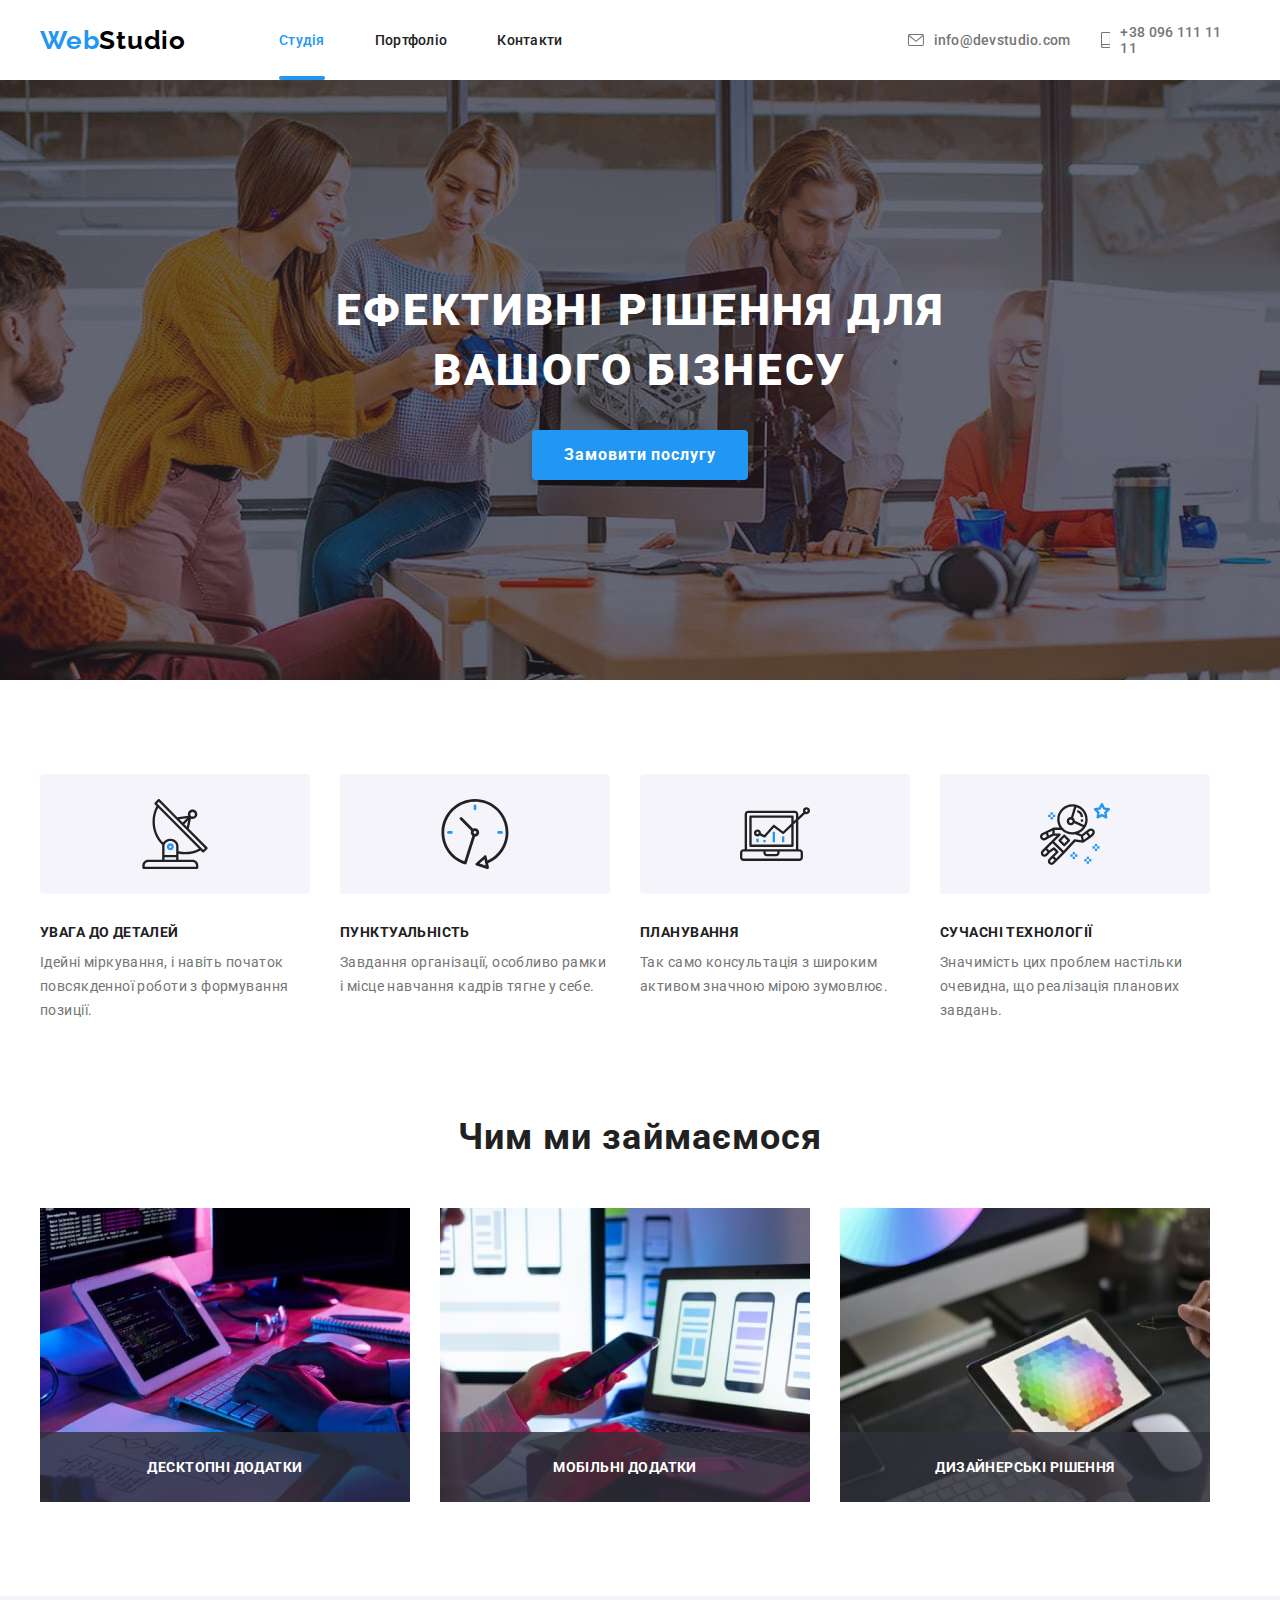
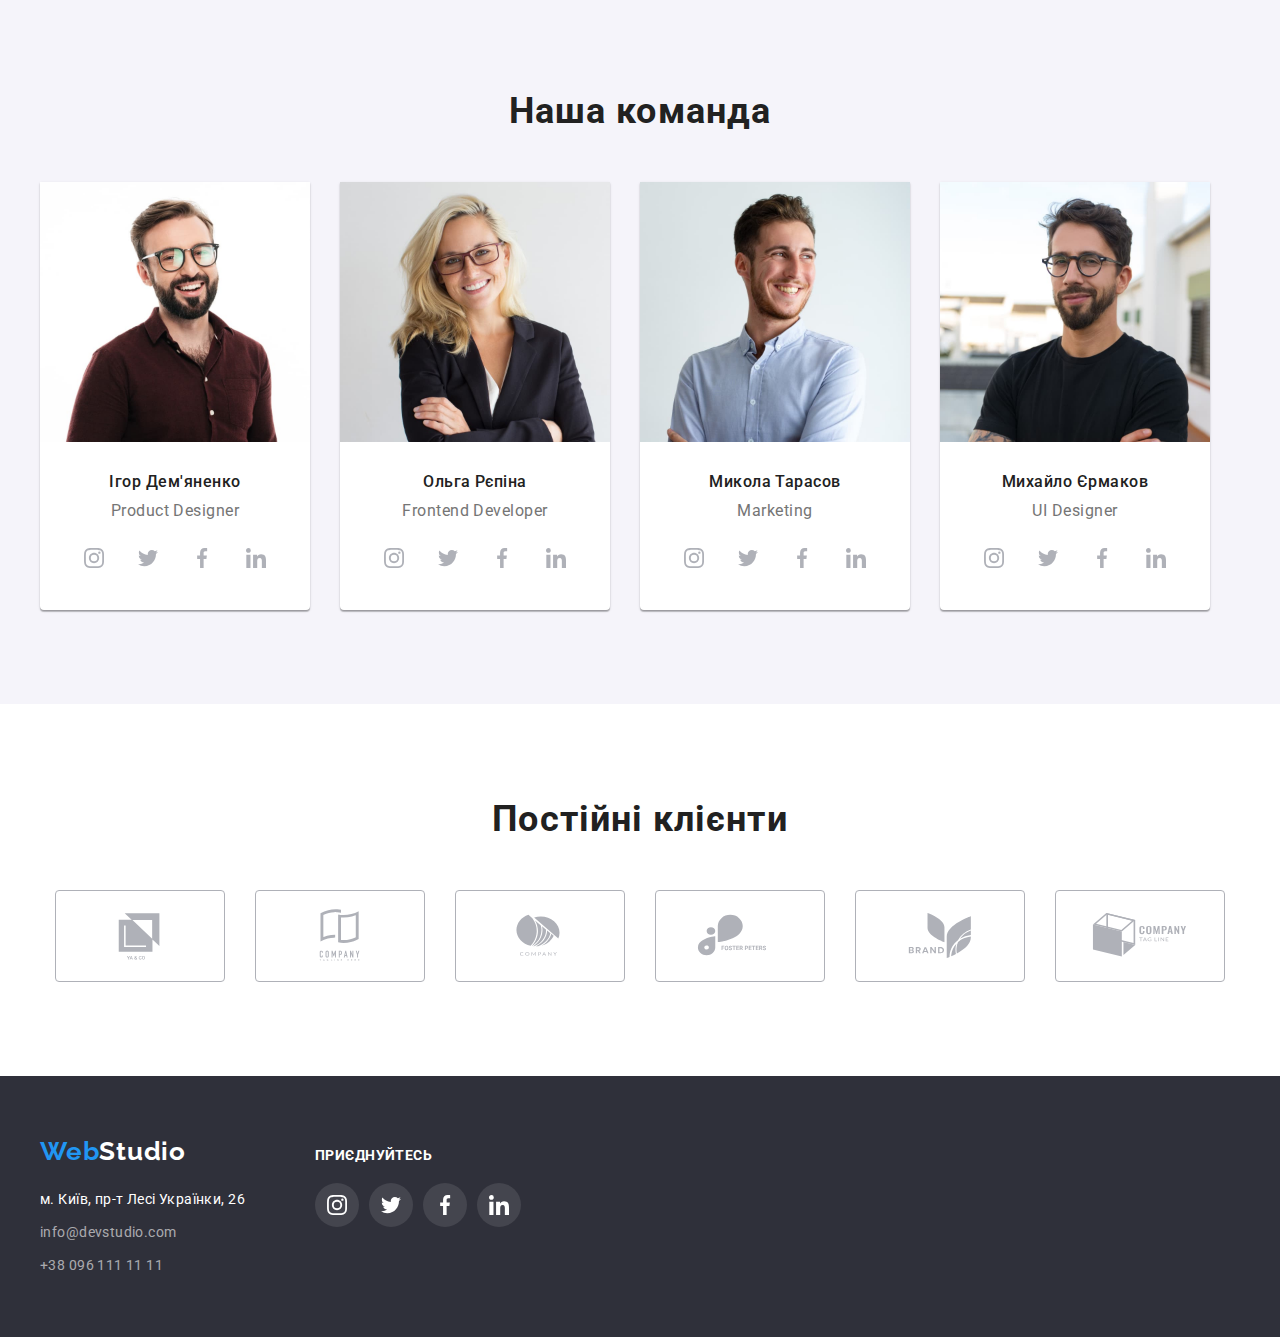
<file: index.html>
<!DOCTYPE html>
<html lang="en">
  <head>
    <meta charset="UTF-8" />
    <meta http-equiv="X-UA-Compatible" content="IE=edge" />
    <meta name="viewport" content="width=, initial-scale=1.0" />
    <title>Web Studio</title>
    <link
      rel="stylesheet"
      href="https://cdnjs.cloudflare.com/ajax/libs/modern-normalize/1.1.0/modern-normalize.min.css"
    />
    <link rel="preconnect" href="https://fonts.googleapis.com" />
    <link rel="preconnect" href="https://fonts.gstatic.com" crossorigin />
    <link
      href="https://fonts.googleapis.com/css2?family=Raleway:wght@700&family=Roboto:wght@400;500;700;900&display=swap"
      rel="stylesheet"
    />
    <link rel="stylesheet" href="./css/styles.css" />
  </head>

  <body>
    <!--Header section-->
    <header class="header">
      <div class="container h-container">
        <a class="header-logo" href="./index.html"
          >Web<span class="h-logo">Studio</span>
        </a>
        <nav class="header-nav">
          <ul class="list header-list">
            <li class="h-nav">
              <a class="menu-nav current" href="./index.html">Студія</a>
            </li>
            <li class="h-nav">
              <a class="menu-nav" href="./portfolio.html">Портфоліо</a>
            </li>
            <li class="h-nav"><a class="menu-nav" href="">Контакти</a></li>
          </ul>
        </nav>
        <div class="header-group">
          <a class="header-contacts" href="mailto:info@devstudio.com">
            <svg class="h-icon" width="16" height="12">
              <use href="./images/icons..svg#icon-envelope"></use>
            </svg>
            info@devstudio.com</a
          >
          <a class="header-contacts" href="tel:+380961111111">
            <svg class="h-icon" width="10" height="16">
              <use href="./images/icons..svg#icon-smartphone"></use>
            </svg>
            +38 096 111 11 11</a
          >
        </div>
      </div>
    </header>
    <main>
      <!--Hero section-->
      <section class="hero-section">
        <div class="container hero-container">
          <h1 class="hero-title">Ефективні рішення для вашого бізнесу</h1>
          <button class="order-button" type="button" data-modal-open>
            Замовити послугу
          </button>
        </div>
      </section>
      <!--Features section-->
      <section>
        <div class="container features-container">
          <ul class="list features-list">
            <li class="features">
              <div class="features-scheme">
                <svg class="" width="70" height="70">
                  <use href="./images/icons..svg#icon-antenna"></use>
                </svg>
              </div>
              <h3 class="features-title">УВАГА ДО ДЕТАЛЕЙ</h3>
              <p class="features-text">
                Ідейні міркування, і навіть початок повсякденної роботи з
                формування позиції.
              </p>
            </li>
            <li class="features">
              <div class="features-scheme">
                <svg class="" width="70" height="70">
                  <use href="./images/icons..svg#icon-clock"></use>
                </svg>
              </div>
              <h3 class="features-title">ПУНКТУАЛЬНІСТЬ</h3>
              <p class="features-text">
                Завдання організації, особливо рамки і місце навчання кадрів
                тягне у себе.
              </p>
            </li>
            <li class="features">
              <div class="features-scheme">
                <svg class="" width="70" height="70">
                  <use href="./images/icons..svg#icon-diagram"></use>
                </svg>
              </div>
              <h3 class="features-title">ПЛАНУВАННЯ</h3>
              <p class="features-text">
                Так само консультація з широким активом значною мірою зумовлює.
              </p>
            </li>
            <li class="features">
              <div class="features-scheme">
                <svg class="" width="70" height="70">
                  <use href="./images/icons..svg#icon-astronaut"></use>
                </svg>
              </div>
              <h3 class="features-title">СУЧАСНІ ТЕХНОЛОГІЇ</h3>
              <p class="features-text">
                Значимість цих проблем настільки очевидна, що реалізація
                планових завдань.
              </p>
            </li>
          </ul>
        </div>
      </section>
      <!--Activity section (діяльність)-->
      <section>
        <div class="container activity-container">
          <h2 class="title activity-title">Чим ми займаємося</h2>
          <ul class="list activity-list">
            <li class="activity-item">
              <img
                class="activity-img"
                src="./images/activity/box1.jpg"
                alt="our activity"
                width="370"
                height="294"
              />
              <div class="label-bgnd">
                <h3 class="activity-label">Десктопні додатки</h3>
              </div>
            </li>
            <li class="activity-item">
              <img
                class="activity-img"
                src="./images/activity/box2.jpg"
                alt="our activity"
                width="370"
                height="294"
              />
              <div class="label-bgnd">
                <h3 class="activity-label">Мобільні додатки</h3>
              </div>
            </li>
            <li class="activity-item">
              <img
                class="activity-img"
                src="./images/activity/box3.jpg"
                alt="our activity"
                width="370"
                height="294"
              />
              <div class="label-bgnd">
                <h3 class="activity-label">Дизайнерські рішення</h3>
              </div>
            </li>
          </ul>
        </div>
      </section>
      <!--Team section-->
      <section class="team-section">
        <div class="container team-container">
          <h2 class="title team-title">Наша команда</h2>
          <ul class="list team-list">
            <li>
              <div class="member-container">
                <img
                  src="./images/team/img0.jpg"
                  alt="Ihor"
                  width="270"
                  height="260"
                />
                <h3 class="team-member">Ігор Дем'яненко</h3>
                <p class="member-position">Product Designer</p>
                <ul class="socials list">
                  <li class="socials-item">
                    <a
                      class="member-socials"
                      href="https://www.instagram.com/"
                      target="_blank"
                      rel="noopener norefferer"
                      aria-label="Instagram"
                      ><svg class="socials-icon" width="20" height="20">
                        <use href="./images/icons..svg#icon-instagram"></use>
                      </svg>
                    </a>
                  </li>
                  <li class="socials-item">
                    <a
                      class="member-socials"
                      href="https://twitter.com/"
                      target="_blank"
                      rel="noopener norefferer"
                      aria-label="Twitter"
                      ><svg class="socials-icon" width="20" height="20">
                        <use href="./images/icons..svg#icon-twitter"></use>
                      </svg>
                    </a>
                  </li>
                  <li class="socials-item">
                    <a
                      class="member-socials"
                      href="https://www.facebook.com/"
                      target="_blank"
                      rel="noopener norefferer"
                      aria-label="Facebook"
                      ><svg class="socials-icon" width="20" height="20">
                        <use href="./images/icons..svg#icon-facebook"></use>
                      </svg>
                    </a>
                  </li>
                  <li class="socials-item">
                    <a
                      class="member-socials"
                      href="https://www.linkedin.com/"
                      target="_blank"
                      rel="noopener norefferer"
                      aria-label="LinkedIn"
                      ><svg class="socials-icon" width="20" height="20">
                        <use href="./images/icons..svg#icon-linkedin"></use>
                      </svg>
                    </a>
                  </li>
                </ul>
              </div>
            </li>
            <li>
              <div class="member-container">
                <img
                  src="./images/team/img1.jpg"
                  alt="Olga"
                  width="270"
                  height="260"
                />
                <h3 class="team-member">Ольга Рєпіна</h3>
                <p class="member-position">Frontend Developer</p>
                <ul class="socials list">
                  <li class="socials-item">
                    <a
                      class="member-socials"
                      href="https://www.instagram.com/"
                      target="_blank"
                      rel="noopener norefferer"
                      aria-label="Instagram"
                      ><svg class="socials-icon" width="20" height="20">
                        <use href="./images/icons..svg#icon-instagram"></use>
                      </svg>
                    </a>
                  </li>
                  <li class="socials-item">
                    <a
                      class="member-socials"
                      href="https://twitter.com/"
                      target="_blank"
                      rel="noopener norefferer"
                      aria-label="Twitter"
                      ><svg class="socials-icon" width="20" height="20">
                        <use href="./images/icons..svg#icon-twitter"></use>
                      </svg>
                    </a>
                  </li>
                  <li class="socials-item">
                    <a
                      class="member-socials"
                      href="https://www.facebook.com/"
                      target="_blank"
                      rel="noopener norefferer"
                      aria-label="Facebook"
                      ><svg class="socials-icon" width="20" height="20">
                        <use href="./images/icons..svg#icon-facebook"></use>
                      </svg>
                    </a>
                  </li>
                  <li class="socials-item">
                    <a
                      class="member-socials"
                      href="https://www.linkedin.com/"
                      target="_blank"
                      rel="noopener norefferer"
                      aria-label="LinkedIn"
                      ><svg class="socials-icon" width="20" height="20">
                        <use href="./images/icons..svg#icon-linkedin"></use>
                      </svg>
                    </a>
                  </li>
                </ul>
              </div>
            </li>
            <li>
              <div class="member-container">
                <img
                  src="./images/team/img2.jpg"
                  alt="Mykola"
                  width="270"
                  height="260"
                />
                <h3 class="team-member">Микола Тарасов</h3>
                <p class="member-position">Marketing</p>
                <ul class="socials list">
                  <li class="socials-item">
                    <a
                      class="member-socials"
                      href="https://www.instagram.com/"
                      target="_blank"
                      rel="noopener norefferer"
                      aria-label="Instagram"
                      ><svg class="socials-icon" width="20" height="20">
                        <use href="./images/icons..svg#icon-instagram"></use>
                      </svg>
                    </a>
                  </li>
                  <li class="socials-item">
                    <a
                      class="member-socials"
                      href="https://twitter.com/"
                      target="_blank"
                      rel="noopener norefferer"
                      aria-label="Twitter"
                      ><svg class="socials-icon" width="20" height="20">
                        <use href="./images/icons..svg#icon-twitter"></use>
                      </svg>
                    </a>
                  </li>
                  <li class="socials-item">
                    <a
                      class="member-socials"
                      href="https://www.facebook.com/"
                      target="_blank"
                      rel="noopener norefferer"
                      aria-label="Facebook"
                      ><svg class="socials-icon" width="20" height="20">
                        <use href="./images/icons..svg#icon-facebook"></use>
                      </svg>
                    </a>
                  </li>
                  <li class="socials-item">
                    <a
                      class="member-socials"
                      href="https://www.linkedin.com/"
                      target="_blank"
                      rel="noopener norefferer"
                      aria-label="LinkedIn"
                      ><svg class="socials-icon" width="20" height="20">
                        <use href="./images/icons..svg#icon-linkedin"></use>
                      </svg>
                    </a>
                  </li>
                </ul>
              </div>
            </li>
            <li>
              <div class="member-container">
                <img
                  src="./images/team/img3.jpg"
                  alt="Mykhailo"
                  width="270"
                  height="260"
                />
                <h3 class="team-member">Михайло Єрмаков</h3>
                <p class="member-position">UI Designer</p>
                <ul class="socials list">
                  <li class="socials-item">
                    <a
                      class="member-socials"
                      href="https://www.instagram.com/"
                      target="_blank"
                      rel="noopener norefferer"
                      aria-label="Instagram"
                      ><svg class="socials-icon" width="20" height="20">
                        <use href="./images/icons..svg#icon-instagram"></use>
                      </svg>
                    </a>
                  </li>
                  <li class="socials-item">
                    <a
                      class="member-socials"
                      href="https://twitter.com/"
                      target="_blank"
                      rel="noopener norefferer"
                      aria-label="Twitter"
                      ><svg class="socials-icon" width="20" height="20">
                        <use href="./images/icons..svg#icon-twitter"></use>
                      </svg>
                    </a>
                  </li>
                  <li class="socials-item">
                    <a
                      class="member-socials"
                      href="https://www.facebook.com/"
                      target="_blank"
                      rel="noopener norefferer"
                      aria-label="Facebook"
                      ><svg class="socials-icon" width="20" height="20">
                        <use href="./images/icons..svg#icon-facebook"></use>
                      </svg>
                    </a>
                  </li>
                  <li class="socials-item">
                    <a
                      class="member-socials"
                      href="https://www.linkedin.com/"
                      target="_blank"
                      rel="noopener norefferer"
                      aria-label="LinkedIn"
                      ><svg class="socials-icon" width="20" height="20">
                        <use href="./images/icons..svg#icon-linkedin"></use>
                      </svg>
                    </a>
                  </li>
                </ul>
              </div>
            </li>
          </ul>
        </div>
      </section>
      <!--Clients section-->
      <section>
        <div class="clients-container">
          <h2 class="title clients-title">Постійні клієнти</h2>
          <ul class="list clients">
            <li class="clients-item">
              <a
                class="client-link"
                href=""
                target="_blank"
                rel="noopener norefferer"
                aria-label="Company"
                ><svg class="" width="106" height="60">
                  <use href="./images/icons..svg#icon-logo"></use>
                </svg>
              </a>
            </li>
            <li>
              <a
                class="client-link"
                href=""
                target="_blank"
                rel="noopener norefferer"
                aria-label="Company1"
                ><svg class="" width="106" height="60">
                  <use href="./images/icons..svg#icon-logo1"></use>
                </svg>
              </a>
            </li>
            <li>
              <a
                class="client-link"
                href=""
                target="_blank"
                rel="noopener norefferer"
                aria-label="Company2"
                ><svg class="" width="106" height="60">
                  <use href="./images/icons..svg#icon-logo2"></use>
                </svg>
              </a>
            </li>
            <li>
              <a
                class="client-link"
                href=""
                target="_blank"
                rel="noopener norefferer"
                aria-label="Company3"
                ><svg class="" width="106" height="60">
                  <use href="./images/icons..svg#icon-logo3"></use>
                </svg>
              </a>
            </li>
            <li>
              <a
                class="client-link"
                href=""
                target="_blank"
                rel="noopener norefferer"
                aria-label="Company4"
                ><svg class="" width="106" height="60">
                  <use href="./images/icons..svg#icon-logo4"></use>
                </svg>
              </a>
            </li>
            <li>
              <a
                class="client-link"
                href=""
                target="_blank"
                rel="noopener norefferer"
                aria-label="Company5"
                ><svg class="" width="106" height="60">
                  <use href="./images/icons..svg#icon-logo5"></use>
                </svg>
              </a>
            </li>
          </ul>
        </div>
      </section>
    </main>
    <!--Footer section-->
    <footer class="footer">
      <div class="container footer-container">
        <div>
          <a class="footer-logo" href="./index.html"
            >Web<span class="f-logo">Studio</span></a
          >
          <address>
            <p class="address">м. Київ, пр-т Лесі Українки, 26</p>
            <a
              class="footer-contacts f-contact"
              href="mailto:info@devstudio.com"
              >info@devstudio.com</a
            >
            <a class="footer-contacts f-contact" href="tel:+380961111111"
              >+38 096 111 11 11</a
            >
          </address>
        </div>
        <div class="footer-socials">
          <p class="join">Приєднуйтесь</p>
          <ul class="socials list">
            <li class="socials-item">
              <a
                class="f-socials"
                href="https://www.instagram.com/"
                target="_blank"
                rel="noopener norefferer"
                aria-label="Instagram"
                ><svg class="socials-icon" width="20" height="20">
                  <use href="./images/icons..svg#icon-instagram"></use>
                </svg>
              </a>
            </li>
            <li class="socials-item">
              <a
                class="f-socials"
                href="https://twitter.com/"
                target="_blank"
                rel="noopener norefferer"
                aria-label="Twitter"
                ><svg class="socials-icon" width="20" height="20">
                  <use href="./images/icons..svg#icon-twitter"></use>
                </svg>
              </a>
            </li>
            <li class="socials-item">
              <a
                class="f-socials"
                href="https://www.facebook.com/"
                target="_blank"
                rel="noopener norefferer"
                aria-label="Facebook"
                ><svg class="socials-icon" width="20" height="20">
                  <use href="./images/icons..svg#icon-facebook"></use>
                </svg>
              </a>
            </li>
            <li class="socials-item">
              <a
                class="f-socials"
                href="https://www.linkedin.com/"
                target="_blank"
                rel="noopener norefferer"
                aria-label="LinkedIn"
                ><svg class="socials-icon" width="20" height="20">
                  <use href="./images/icons..svg#icon-linkedin"></use>
                </svg>
              </a>
            </li>
          </ul>
        </div>
      </div>
    </footer>
    <!--Modal window-->
    <div class="backdrop is-hidden" data-modal>
      <div class="modal">
        <button class="modal-btn" type="button" data-modal-close>
          <svg class="modal-btn-icon" width="18" height="18">
            <use href="./images/icons..svg#icon-close"></use>
          </svg>
        </button>
      </div>
    </div>
    <script src="./js/modal.js"></script>
  </body>
</html>
</file>
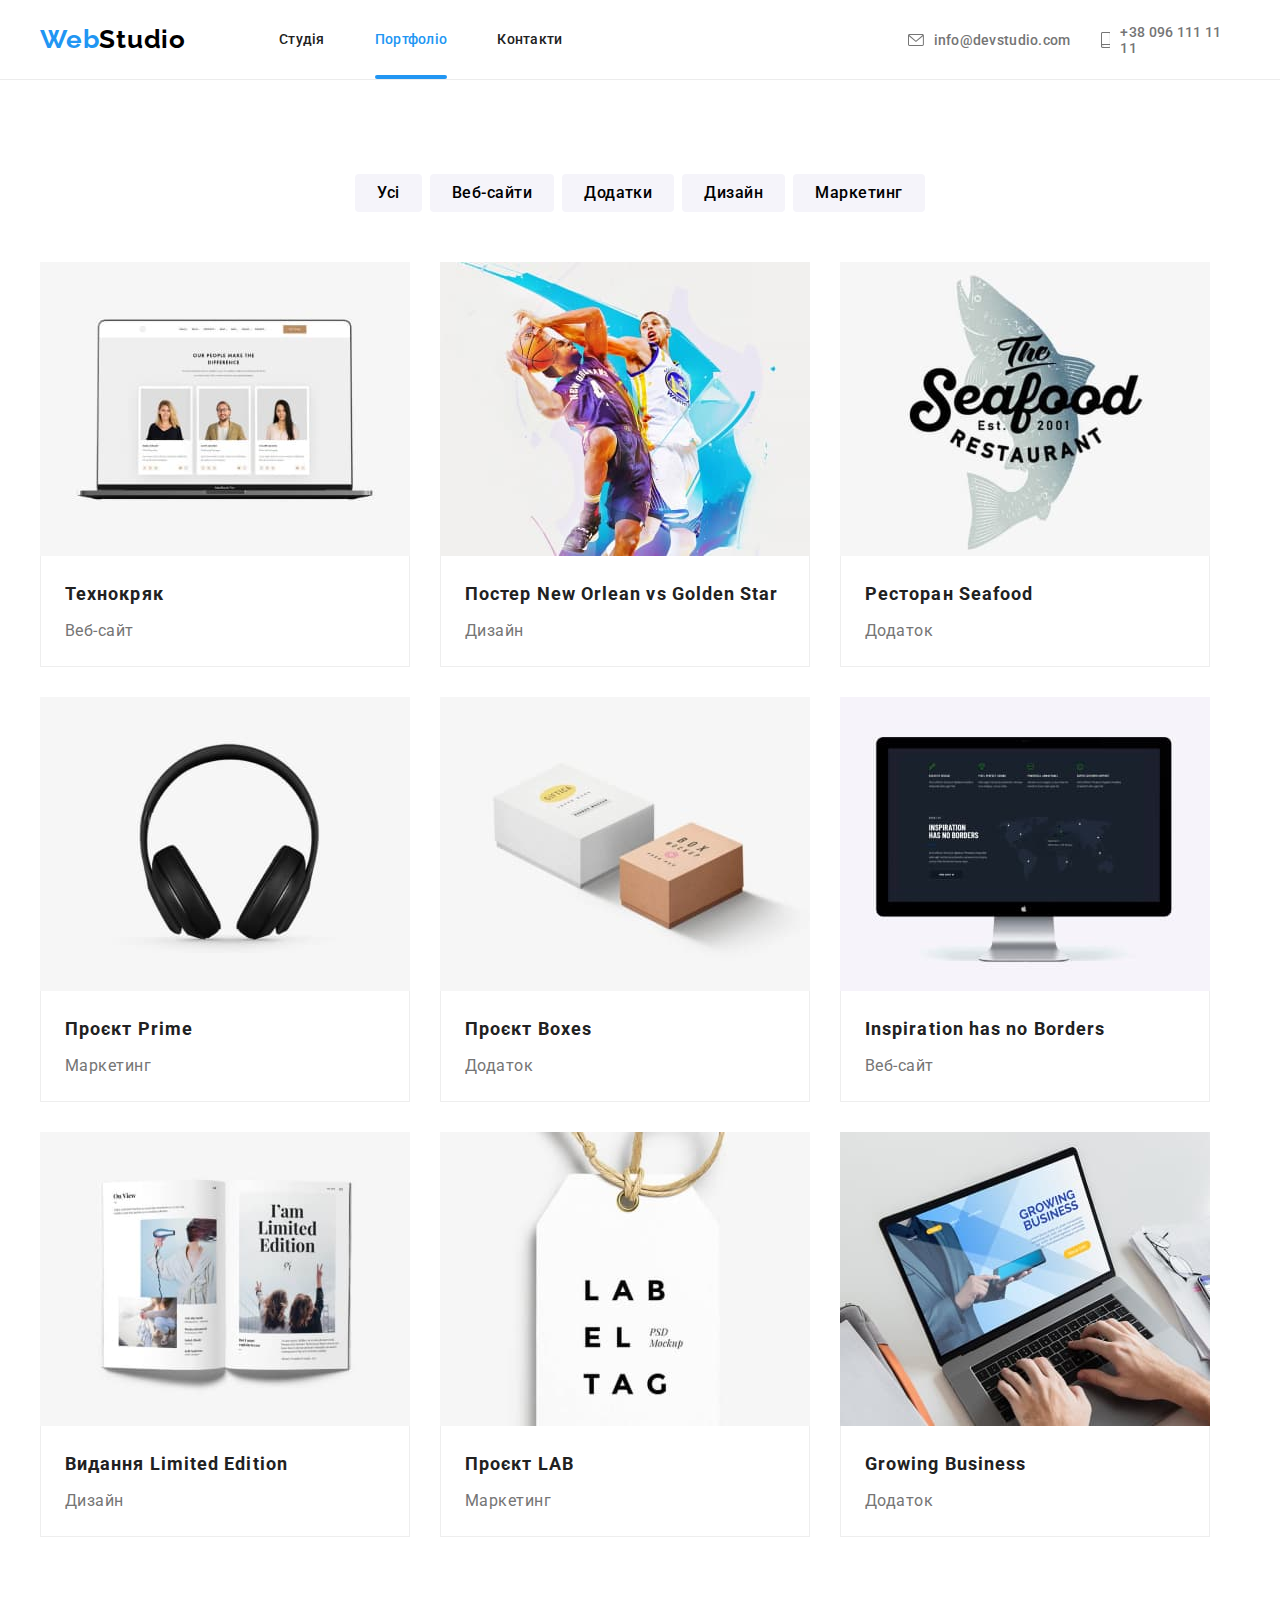
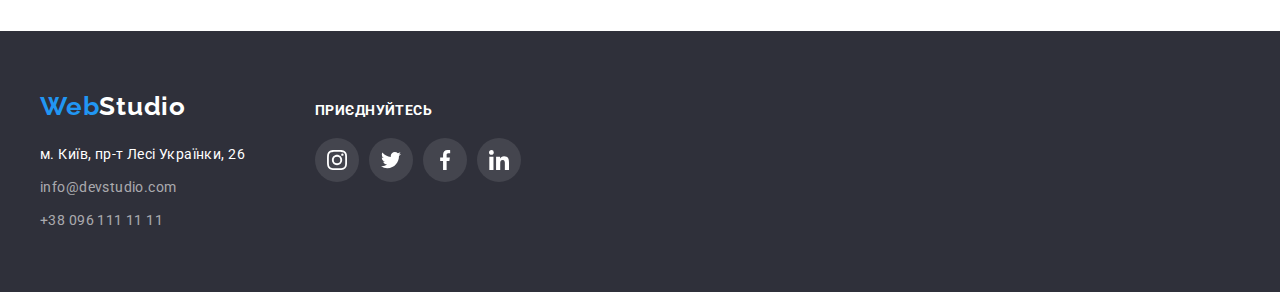
<file: portfolio.html>
<!DOCTYPE html>
<html lang="en">
  <head>
    <meta charset="UTF-8" />
    <meta http-equiv="X-UA-Compatible" content="IE=edge" />
    <meta name="viewport" content="width=, initial-scale=1.0" />
    <title>Портфоліо</title>
    <link
      rel="stylesheet"
      href="https://cdnjs.cloudflare.com/ajax/libs/modern-normalize/1.1.0/modern-normalize.min.css"
    />
    <link rel="preconnect" href="https://fonts.googleapis.com" />
    <link rel="preconnect" href="https://fonts.gstatic.com" crossorigin />
    <link
      href="https://fonts.googleapis.com/css2?family=Raleway:wght@700&family=Roboto:wght@400;500;700;900&display=swap"
      rel="stylesheet"
    />
    <link rel="stylesheet" href="./css/styles.css" />
  </head>

  <body>
    <!--Header section-->
    <header class="header portfolio-header">
      <div class="container h-container">
        <a class="header-logo" href="./index.html"
          >Web<span class="h-logo">Studio</span>
        </a>
        <nav class="header-nav">
          <ul class="list header-list">
            <li class="h-nav">
              <a class="menu-nav" href="./index.html">Студія</a>
            </li>
            <li class="h-nav">
              <a class="menu-nav current" href="./portfolio.html">Портфоліо</a>
            </li>
            <li class="h-nav"><a class="menu-nav" href="">Контакти</a></li>
          </ul>
        </nav>
        <div class="header-group">
          <a class="header-contacts" href="mailto:info@devstudio.com">
            <svg class="h-icon" width="16" height="12">
              <use href="./images/icons..svg#icon-envelope"></use>
            </svg>
            info@devstudio.com</a
          >
          <a class="header-contacts" href="tel:+380961111111">
            <svg class="h-icon" width="10" height="16">
              <use href="./images/icons..svg#icon-smartphone"></use>
            </svg>
            +38 096 111 11 11</a
          >
        </div>
      </div>
    </header>

    <main>
      <!--Portfolio section-->
      <section>
        <div class="container portfolio-container">
          <ul class="list button-list">
            <li><button class="portfolio-button" type="button">Усі</button></li>
            <li>
              <button class="portfolio-button" type="button">Веб-сайти</button>
            </li>
            <li>
              <button class="portfolio-button" type="button">Додатки</button>
            </li>
            <li>
              <button class="portfolio-button" type="button">Дизайн</button>
            </li>
            <li>
              <button class="portfolio-button" type="button">Маркетинг</button>
            </li>
          </ul>
          <ul class="list portfolio-list">
            <li class="project-shadow">
              <a class="portfolio-link" href="">
                <div class="img-container">
                  <img
                    src="./images/portfolio/portfolio1.jpg"
                    alt="project example"
                    width="370"
                    height="294"
                  />
                  <span class="overlay-text"
                    >Ресурс пропонує комплексні пропозиції з різним рівнем
                    функціоналу та сервісів. Все це дозволить відвідувачу
                    отримати вичерпні відомості про компанію чи приватну
                    особу.</span
                  >
                </div>
                <div class="portfolio-project">
                  <h2 class="project-name">Технокряк</h2>
                  <p class="project-type">Веб-сайт</p>
                </div>
              </a>
            </li>
            <li class="project-shadow">
              <a class="portfolio-link" href="">
                <img
                  src="./images/portfolio/portfolio2.jpg"
                  alt="project example"
                  width="370"
                  height="294"
                />
                <div class="portfolio-project">
                  <h2 class="project-name">Постер New Orlean vs Golden Star</h2>
                  <p class="project-type">Дизайн</p>
                </div>
              </a>
            </li>
            <li class="project-shadow">
              <a class="portfolio-link" href="">
                <img
                  src="./images/portfolio/portfolio3.jpg"
                  alt="project example"
                  width="370"
                  height="294"
                />
                <div class="portfolio-project">
                  <h2 class="project-name">Ресторан Seafood</h2>
                  <p class="project-type">Додаток</p>
                </div>
              </a>
            </li>
            <li class="project-shadow">
              <a class="portfolio-link" href="">
                <img
                  src="./images/portfolio/portfolio4.jpg"
                  alt="project example"
                  width="370"
                  height="294"
                />
                <div class="portfolio-project">
                  <h2 class="project-name">Проєкт Prime</h2>
                  <p class="project-type">Маркетинг</p>
                </div>
              </a>
            </li>
            <li class="project-shadow">
              <a class="portfolio-link" href="">
                <img
                  src="./images/portfolio/portfolio5.jpg"
                  alt="project example"
                  width="370"
                  height="294"
                />
                <div class="portfolio-project">
                  <h2 class="project-name">Проєкт Boxes</h2>
                  <p class="project-type">Додаток</p>
                </div>
              </a>
            </li>
            <li class="project-shadow">
              <a class="portfolio-link" href="">
                <img
                  src="./images/portfolio/portfolio6.jpg"
                  alt="project example"
                  width="370"
                  height="294"
                />
                <div class="portfolio-project">
                  <h2 class="project-name">Inspiration has no Borders</h2>
                  <p class="project-type">Веб-сайт</p>
                </div>
              </a>
            </li>
            <li class="project-shadow">
              <a class="portfolio-link" href="">
                <img
                  src="./images/portfolio/portfolio7.jpg"
                  alt="project example"
                  width="370"
                  height="294"
                />
                <div class="portfolio-project">
                  <h2 class="project-name">Видання Limited Edition</h2>
                  <p class="project-type">Дизайн</p>
                </div>
              </a>
            </li>
            <li class="project-shadow">
              <a class="portfolio-link" href="">
                <img
                  src="./images/portfolio/portfolio8.jpg"
                  alt="project example"
                  width="370"
                  height="294"
                />
                <div class="portfolio-project">
                  <h2 class="project-name">Проєкт LAB</h2>
                  <p class="project-type">Маркетинг</p>
                </div>
              </a>
            </li>
            <li class="project-shadow">
              <a class="portfolio-link" href="">
                <img
                  src="./images/portfolio/portfolio9.jpg"
                  alt="project example"
                  width="370"
                  height="294"
                />
                <div class="portfolio-project">
                  <h2 class="project-name">Growing Business</h2>
                  <p class="project-type">Додаток</p>
                </div>
              </a>
            </li>
          </ul>
        </div>
      </section>
    </main>

    <!--Footer section-->
    <footer class="footer">
      <div class="container footer-container">
        <div>
          <a class="footer-logo" href="./index.html"
            >Web<span class="f-logo">Studio</span></a
          >
          <address>
            <p class="address">м. Київ, пр-т Лесі Українки, 26</p>
            <a
              class="footer-contacts f-contact"
              href="mailto:info@devstudio.com"
              >info@devstudio.com</a
            >
            <a class="footer-contacts f-contact" href="tel:+380961111111"
              >+38 096 111 11 11</a
            >
          </address>
        </div>
        <div class="footer-socials">
          <p class="join">Приєднуйтесь</p>
          <ul class="socials list">
            <li class="socials-item">
              <a
                class="f-socials"
                href="https://www.instagram.com/"
                target="_blank"
                rel="noopener norefferer"
                aria-label="Instagram"
                ><svg class="socials-icon" width="20" height="20">
                  <use href="./images/icons..svg#icon-instagram"></use>
                </svg>
              </a>
            </li>
            <li class="socials-item">
              <a
                class="f-socials"
                href="https://twitter.com/"
                target="_blank"
                rel="noopener norefferer"
                aria-label="Twitter"
                ><svg class="socials-icon" width="20" height="20">
                  <use href="./images/icons..svg#icon-twitter"></use>
                </svg>
              </a>
            </li>
            <li class="socials-item">
              <a
                class="f-socials"
                href="https://www.facebook.com/"
                target="_blank"
                rel="noopener norefferer"
                aria-label="Facebook"
                ><svg class="socials-icon" width="20" height="20">
                  <use href="./images/icons..svg#icon-facebook"></use>
                </svg>
              </a>
            </li>
            <li class="socials-item">
              <a
                class="f-socials"
                href="https://www.linkedin.com/"
                target="_blank"
                rel="noopener norefferer"
                aria-label="LinkedIn"
                ><svg class="socials-icon" width="20" height="20">
                  <use href="./images/icons..svg#icon-linkedin"></use>
                </svg>
              </a>
            </li>
          </ul>
        </div>
      </div>
    </footer>
  </body>
</html>
</file>
<file: css/styles.css>
body {
  font-family: "Raleway", sans-serif;
  font-family: "Roboto", sans-serif;
  background-color: #ffff;
  color: #212121;
}

h1,
h2,
h3,
p {
  margin: 0;
}

ul {
  margin: 0;
  padding: 0;
}

img {
  display: block;
  max-width: 100%;
  height: auto;
}

.container {
  width: 1200px;
  margin-left: auto;
  margin-right: auto;
}

.header {
  height: 80px;
  display: flex;
  align-items: center;
  /* padding-top: 25px;
  padding-bottom: 25px; */
}

.h-container {
  display: flex;
  align-items: center;
}

.header-logo {
  font-family: "Raleway";
  font-weight: 700;
  font-size: 26px;
  line-height: calc(31 / 26);
  letter-spacing: 0.03em;
  color: #2196f3;
  text-decoration: none;
  margin-right: 93px;
}

.h-logo {
  color: black;
}

.header-list {
  display: flex;
  align-items: center;
}

.header-nav {
  margin-right: 345px;
}

.portfolio-header {
  border-bottom: 1px solid #ececec;
}

.menu-nav {
  font-weight: 500;
  font-size: 14px;
  line-height: calc(16 / 14);
  letter-spacing: 0.02em;
  text-decoration: none;
  color: #212121;
  padding-top: 32px;
  padding-bottom: 32px;
  position: relative;
  transition-duration: 250ms;
  transition-timing-function: cubic-bezier(0.4, 0, 0.2, 1);
}

.menu-nav.current::after {
  content: "";
  position: absolute;
  bottom: 0;
  left: 0;
  display: block;
  width: 100%;
  height: 4px;
  background: #2196f3;
  border-radius: 2px;
}

.h-nav:not(:last-child) {
  margin-right: 50px;
}

.list .menu-nav.current {
  color: #2196f3;
}

.menu-nav:hover,
.menu-nav:focus {
  color: #2196f3;
}

.header-group {
  display: flex;
  align-items: center;
}

.header-contacts {
  font-weight: 500;
  font-size: 14px;
  line-height: calc(16 / 14);
  letter-spacing: 0.02em;
  color: #757575;
  text-decoration: none;
  fill: #757575;
  display: flex;
  align-items: center;
  transition-duration: 250ms;
  transition-timing-function: cubic-bezier(0.4, 0, 0.2, 1);
}

.header-contacts:not(:last-child) {
  margin-right: 30px;
}

.header-contacts:hover,
.header-contacts:focus {
  color: #2196f3;
  fill: #2196f3;
}

.h-icon {
  margin-right: 10px;
}

.hero-section {
  max-width: 1600рх;
  /* margin-right: auto;
  margin-left: auto; */
  background-color: #2f303a;
  background-image: linear-gradient(
      rgba(47, 48, 58, 0.4) 0%,
      rgba(47, 48, 58, 0.4) 100%
    ),
    url(../images/hero/hero_img.jpg);
  background-repeat: no-repeat;
  background-position: center;
}

.hero-container {
  padding-top: 200px;
  padding-bottom: 200px;
}

.hero-title {
  font-weight: 900;
  font-size: 44px;
  line-height: calc(60 / 44);
  text-align: center;
  letter-spacing: 0.06em;
  text-transform: uppercase;
  color: #ffffff;
  margin-bottom: 30px;
  width: 696px;
  display: block;
  margin-left: auto;
  margin-right: auto;
}

.order-button {
  font-family: inherit;
  font-weight: 700;
  font-size: 16px;
  line-height: calc(30 / 16);
  display: flex;
  align-items: center;
  text-align: center;
  letter-spacing: 0.06em;
  color: #ffffff;
  background: #2196f3;
  box-shadow: 0px 4px 4px rgba(0, 0, 0, 0.15);
  border-radius: 4px;
  border: 0ch;
  cursor: pointer;
  display: block;
  margin-left: auto;
  margin-right: auto;
  padding: 10px 32px;
  transition-duration: 250ms;
  transition-timing-function: cubic-bezier(0.4, 0, 0.2, 1);
}

.order-button:hover,
.order-button:focus {
  background-color: #188ce8;
}

.list {
  list-style: none;
}

.features-container {
  padding-top: 94px;
  padding-bottom: 94px;
}

.features-list {
  display: flex;
}

.features {
  width: 270px;
}

.features:not(:last-child) {
  margin-right: 30px;
}

.features-scheme {
  background: #f5f4fa;
  border-radius: 4px;
  width: 270px;
  height: 120px;
  display: flex;
  justify-content: center;
  align-items: center;
}

.features-title {
  font-size: 14px;
  line-height: calc(16 / 14);
  letter-spacing: 0.03em;
  text-transform: uppercase;
  margin-top: 30px;
  margin-bottom: 10px;
}

.features-text {
  font-size: 14px;
  line-height: calc(24 / 14);
  letter-spacing: 0.03em;
  color: #757575;
}

.activity-container {
  padding-bottom: 94px;
}

.activity-title {
  margin-bottom: 50px;
}

.activity-list {
  display: flex;
  gap: 30px;
}

.activity-img {
  display: block;
}

.activity-item {
  position: relative;
}

.label-bgnd {
  background-image: linear-gradient(
    rgba(47, 48, 58, 0.8) 0%,
    rgba(47, 48, 58, 0.8) 100%
  );
  height: 70px;
  width: 100%;
  position: absolute;
  left: 0;
  bottom: 0;
  display: flex;
  align-items: center;
  justify-content: center;
}

.activity-label {
  font-weight: 700;
  font-size: 14px;
  line-height: 16px;
  text-align: center;
  letter-spacing: 0.03em;
  text-transform: uppercase;
  color: #ffffff;
}

.team-container {
  padding-top: 94px;
  padding-bottom: 94px;
}

.team-title {
  margin-bottom: 50px;
}

.team-list {
  display: flex;
  gap: 30px;
}

.team-section {
  background-color: #f5f4fa;
}

.title {
  font-weight: 700;
  font-size: 36px;
  line-height: calc(42 / 36);
  text-align: center;
  letter-spacing: 0.03em;
}

.member-container {
  background-color: #ffffff;
  box-shadow: 0px 1px 3px rgba(0, 0, 0, 0.12), 0px 1px 1px rgba(0, 0, 0, 0.14),
    0px 2px 1px rgba(0, 0, 0, 0.2);
  border-radius: 0px 0px 4px 4px;
  padding-bottom: 30px;
}

.team-member {
  font-weight: 500;
  font-size: 16px;
  line-height: calc(19 / 16);
  text-align: center;
  letter-spacing: 0.03em;
  margin-top: 30px;
  margin-bottom: 10px;
}

.member-position {
  font-size: 16px;
  line-height: calc(19 / 16);
  text-align: center;
  letter-spacing: 0.03em;
  color: #757575;
}

.socials {
  display: flex;
  gap: 10px;
  margin-top: 16px;
  justify-content: center;
}

.member-socials {
  display: flex;
  align-items: center;
  justify-content: center;
  width: 44px;
  height: 44px;
  border-radius: 50%;
  background-color: #ffffff;
  fill: #afb1b8;
  transition-duration: 250ms;
  transition-timing-function: cubic-bezier(0.4, 0, 0.2, 1);
}

.member-socials:hover,
.member-socials:focus {
  background-color: #2196f3;
  fill: #ffffff;
}

.clients-container {
  padding-top: 94px;
  padding-bottom: 94px;
}

.clients-title {
  margin-bottom: 50px;
}

.clients {
  display: flex;
  gap: 30px;
  justify-content: center;
}

.client-link {
  display: flex;
  align-items: center;
  justify-content: center;
  border: 1px solid #afb1b8;
  border-radius: 4px;
  fill: #afb1b8;
  width: 170px;
  height: 92px;
  display: flex;
  justify-content: center;
  align-items: center;
  transition-duration: 250ms;
  transition-timing-function: cubic-bezier(0.4, 0, 0.2, 1);
}

.client-link:hover,
.client-link:focus {
  fill: #2196f3;
  border-color: #2196f3;
}

.button-list {
  display: flex;
  gap: 8px;
  justify-content: center;
}

.portfolio-button {
  font-family: inherit;
  font-weight: 500;
  font-size: 16px;
  line-height: calc(26 / 16);
  text-align: center;
  letter-spacing: 0.03em;
  background: #f5f4fa;
  border-radius: 4px;
  border: 0ch;
  cursor: pointer;
  margin-bottom: 50px;
  padding: 6px 22px;
  transition-duration: 250ms;
  transition-timing-function: cubic-bezier(0.4, 0, 0.2, 1);
}

.portfolio-button:hover,
.portfolio-button:focus {
  background-color: #2196f3;
  color: #ffffff;
  box-shadow: 0px 3px 1px rgba(0, 0, 0, 0.1), 0px 1px 2px rgba(0, 0, 0, 0.08),
    0px 2px 2px rgba(0, 0, 0, 0.12);
  border-radius: 4px;
}

.portfolio-list {
  display: flex;
  flex-wrap: wrap;
  gap: 30px;
}

.portfolio-link {
  text-decoration: none;
  display: block;
  transition-duration: 250ms;
  transition-timing-function: cubic-bezier(0.4, 0, 0.2, 1);
}

.portfolio-link:hover {
  box-shadow: 0px 1px 1px rgba(0, 0, 0, 0.12), 0px 4px 4px rgba(0, 0, 0, 0.06),
    1px 4px 6px rgba(0, 0, 0, 0.16);
}

.portfolio-link:hover .overlay-text {
  transform: translateY(0);
}

.img-container {
  position: relative;
  overflow: hidden;
}

.overlay-text {
  z-index: 10;
  font-weight: 400;
  font-size: 18px;
  line-height: 28px;
  letter-spacing: 0.03em;
  color: #ffffff;
  position: absolute;
  top: 0;
  left: 0;
  transform: translateY(100%);
  width: 100%;
  height: 100%;
  background: rgba(33, 150, 243, 0.9);
  padding: 63px 24px;
  transition-duration: 250ms;
  transition-timing-function: cubic-bezier(0.4, 0, 0.2, 1);
}

.portfolio-container {
  padding-top: 94px;
  padding-bottom: 94px;
}

.project-name {
  font-size: 18px;
  line-height: calc(36 / 18);
  letter-spacing: 0.06em;
  margin-bottom: 4px;
  margin-left: 24px;
  margin-right: 24px;
  color: #212121;
}

.project-type {
  font-size: 16px;
  line-height: calc(30 / 16);
  letter-spacing: 0.03em;
  color: #757575;
  margin-left: 24px;
  margin-right: 24px;
}

.portfolio-project {
  background: #ffffff;
  border: 1px solid #eeeeee;
  border-top: 0px;
  flex-basis: calc((100% - 30px * 2) / 4);
  padding-top: 20px;
  padding-bottom: 20px;
}

.footer {
  background: #2f303a;
}

.footer-container {
  padding-top: 60px;
  padding-bottom: 60px;
  display: flex;
  align-items: baseline;
}

.footer-logo {
  font-family: "Raleway";
  font-weight: 700;
  font-size: 26px;
  line-height: calc(31 / 26);
  letter-spacing: 0.03em;
  color: #2196f3;
  text-decoration: none;
}

.f-logo {
  color: #ffff;
}

.address {
  font-style: normal;
  font-size: 14px;
  line-height: calc(24 / 14);
  letter-spacing: 0.03em;
  color: #ffffff;
  margin-top: 20px;
  margin-bottom: 9px;
}

.footer-contacts {
  font-style: normal;
  font-weight: 400;
  font-size: 14px;
  line-height: calc(24 / 14);
  letter-spacing: 0.03em;
  color: rgba(255, 255, 255, 0.6);
  text-decoration: none;
  display: flex;
  transition-duration: 250ms;
  transition-timing-function: cubic-bezier(0.4, 0, 0.2, 1);
}

.f-contact:not(:last-child) {
  margin-bottom: 9px;
}

.footer-contacts:hover,
.footer-contacts:focus {
  color: #2196f3;
}

.footer-socials {
  margin-left: 70px;
}

.join {
  font-family: "Roboto";
  font-weight: 700;
  font-size: 14px;
  line-height: 16px;
  letter-spacing: 0.03em;
  text-transform: uppercase;
  color: #ffffff;
  margin-bottom: 20px;
}

.f-socials {
  display: flex;
  align-items: center;
  justify-content: center;
  width: 44px;
  height: 44px;
  border-radius: 50%;
  background-color: rgba(255, 255, 255, 0.1);
  fill: #ffffff;
  transition-duration: 250ms;
  transition-timing-function: cubic-bezier(0.4, 0, 0.2, 1);
}

.f-socials:hover,
.f-socials:focus {
  background-color: #2196f3;
  fill: #ffffff;
}

.backdrop {
  position: fixed;
  top: 0;
  width: 100%;
  height: 100%;
  background-color: rgba(0, 0, 0, 0.2);
  /* opacity: 1;
  visibility: visible;
  pointer-events: initial; */

  transition: opacity;
  transition-duration: 250ms;
  transition-timing-function: cubic-bezier(0.4, 0, 0.2, 1);
}

.backdrop.is-hidden {
  opacity: 0;
  visibility: hidden;
  pointer-events: none;
}

.modal {
  position: absolute;
  top: 50%;
  left: 50%;
  transform: translate(-50%, -50%);
  width: 528px;
  min-height: 581px;
  background-color: #ffffff;
  box-shadow: 0px 1px 3px rgba(0, 0, 0, 0.12), 0px 1px 1px rgba(0, 0, 0, 0.14),
    0px 2px 1px rgba(0, 0, 0, 0.2);
  border-radius: 4px;
  transition-duration: 250ms;
}

.modal-btn {
  position: absolute;
  top: 8px;
  right: 8px;
  width: 30px;
  height: 30px;
  border-radius: 50%;
  background: #ffffff;
  border: 1px solid rgba(0, 0, 0, 0.1);
  padding: 0;
  display: flex;
  align-items: center;
  justify-content: center;
  cursor: pointer;
}
</file>
